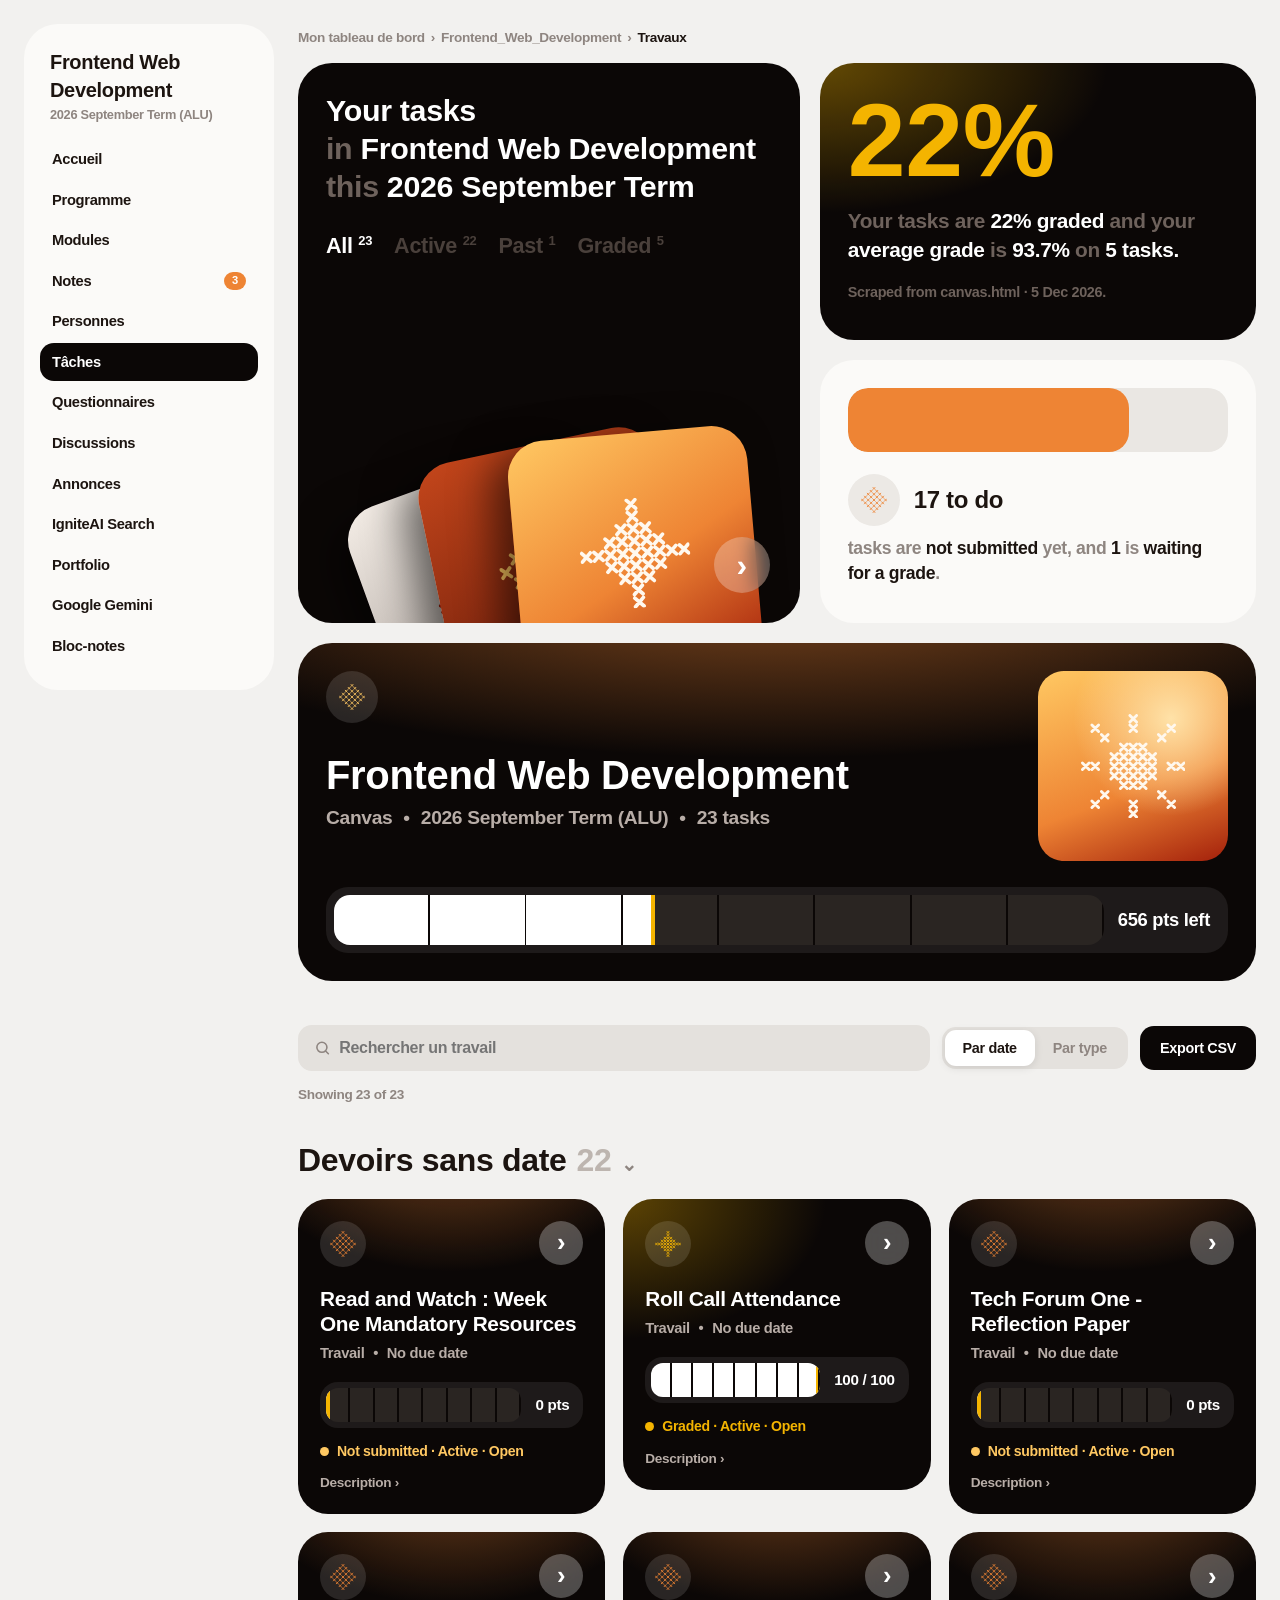
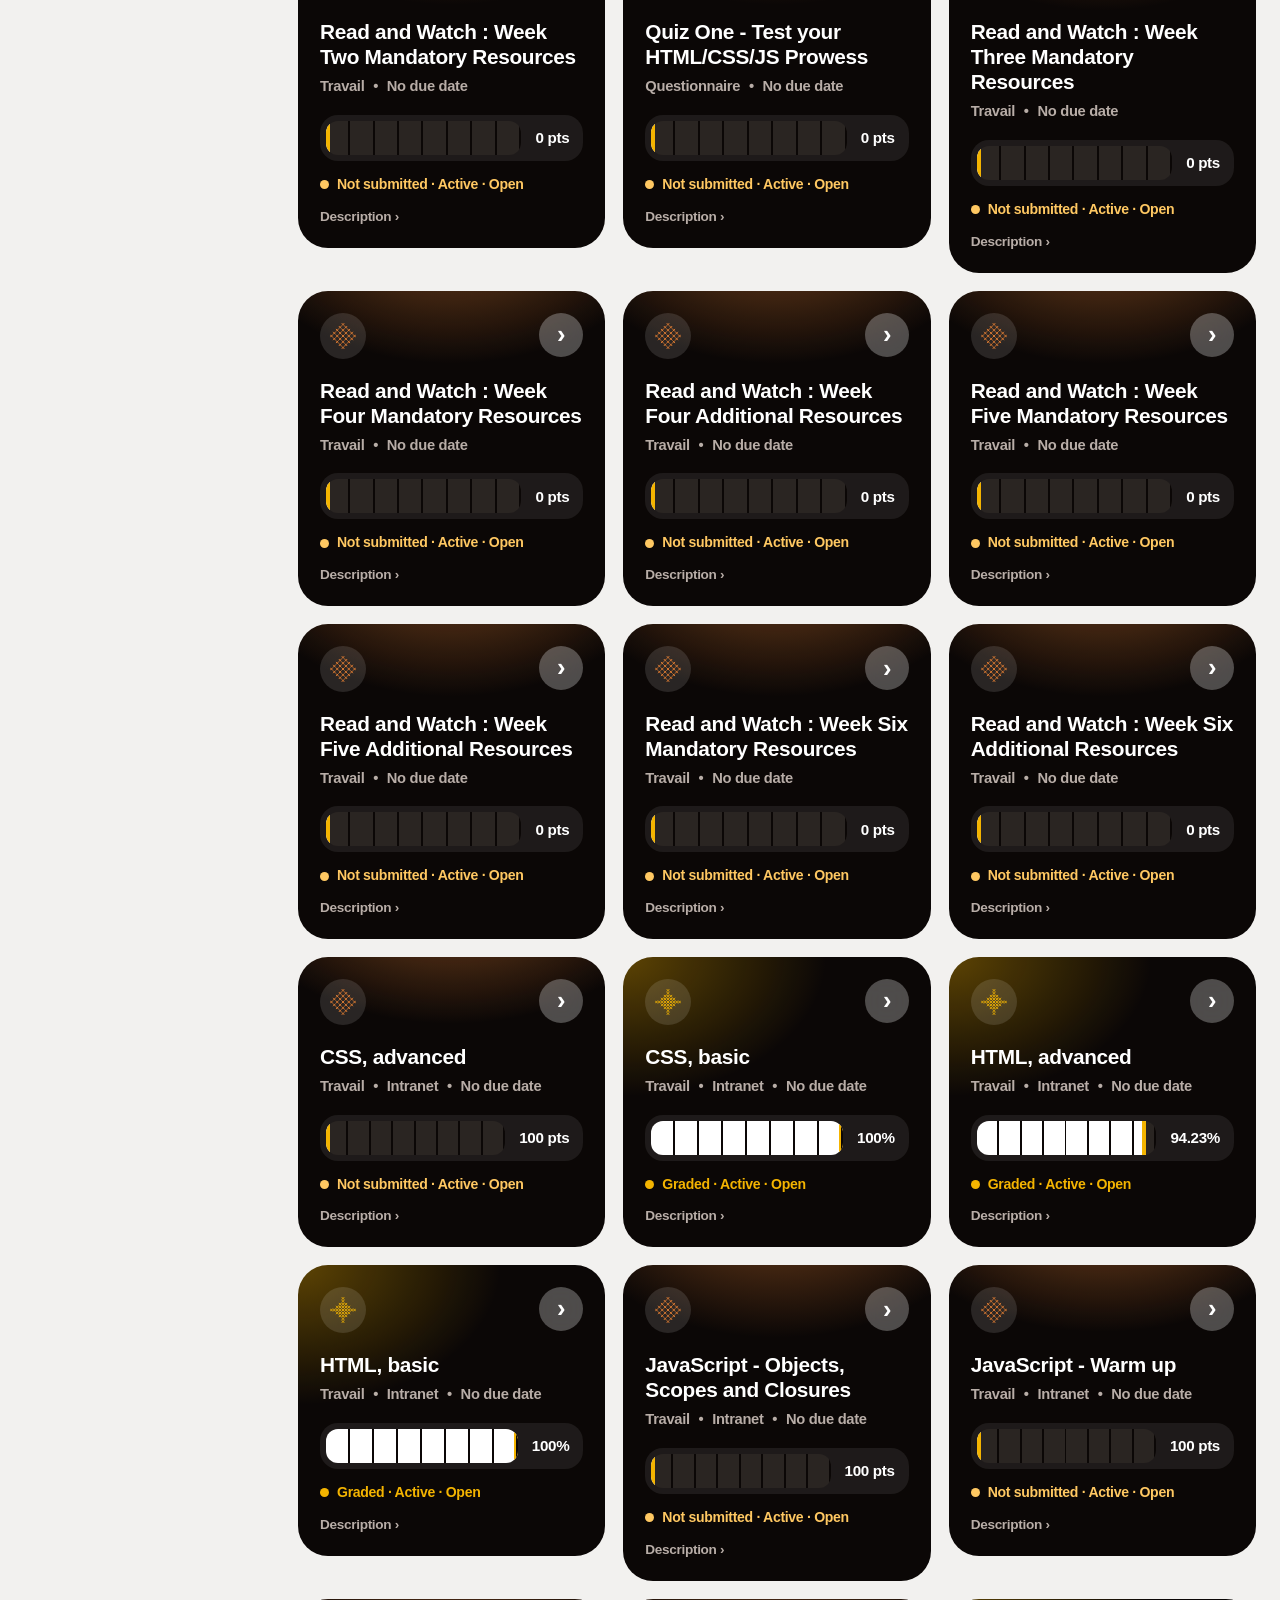
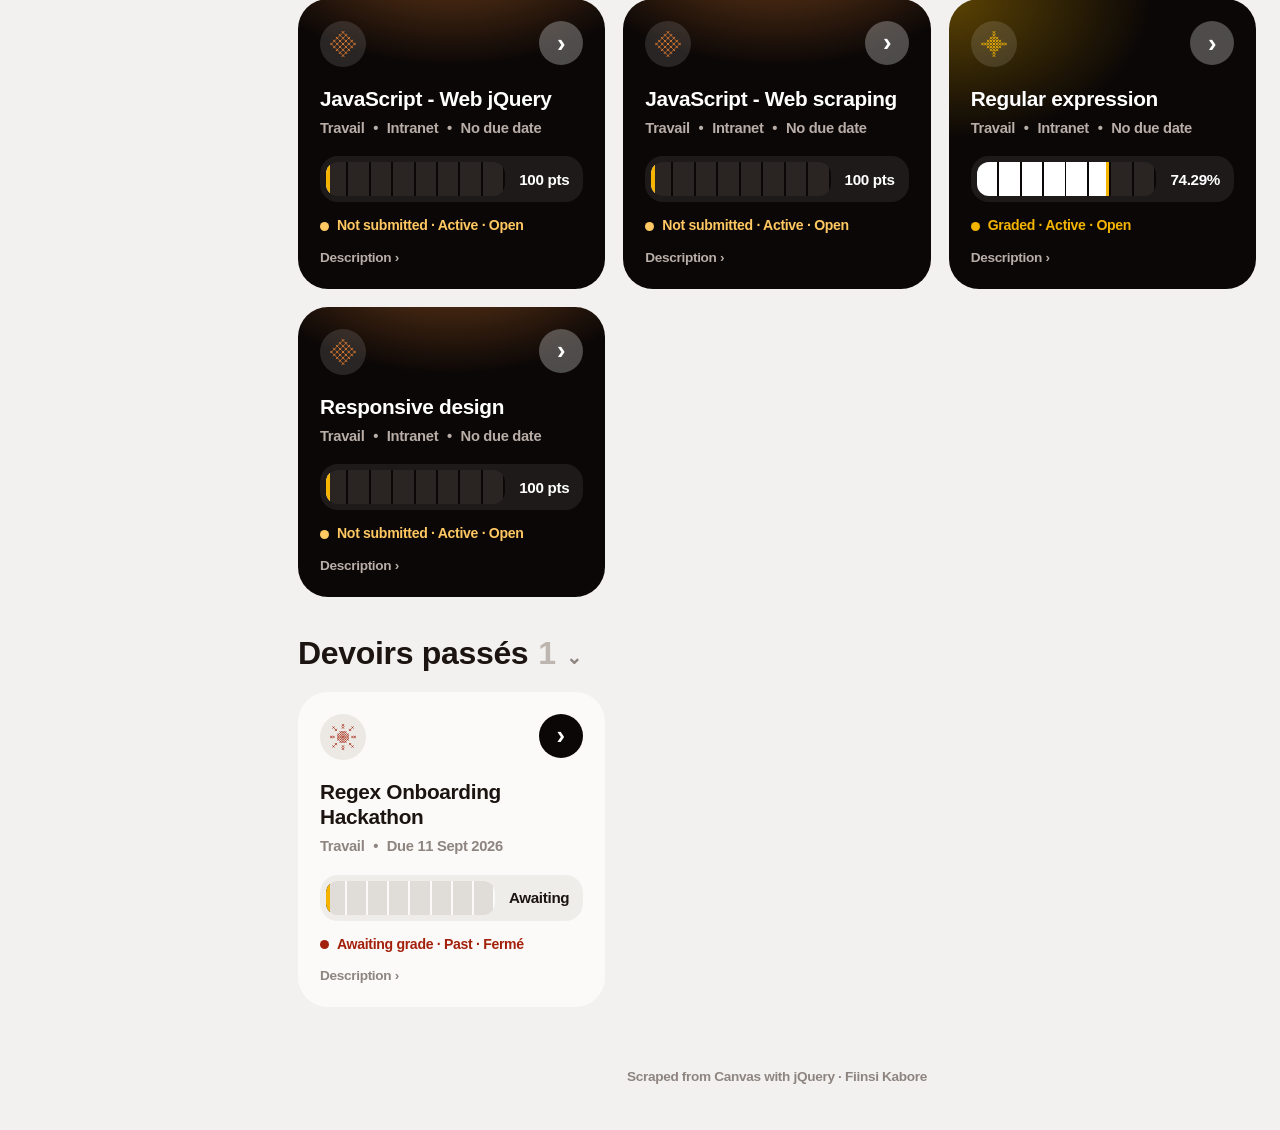
<file: index.html>
<!DOCTYPE html>
<html lang="fr">
<head>
  <meta charset="UTF-8" />
  <meta name="viewport" content="width=device-width, initial-scale=1.0" />
  <title>Travaux · Frontend Web Development</title>
  <link rel="stylesheet" href="style.css" />
</head>
<body>
  <div class="app">

    <!-- ===== Course menu (scraped) ===== -->
    <aside class="sidebar widget light">
      <a class="course-name" id="course-home" href="#">Travaux</a>
      <p class="term" id="term"></p>
      <nav aria-label="Menu du cours"><ul class="course-nav" id="course-nav"></ul></nav>
    </aside>

    <main class="main">
      <!-- ===== Breadcrumbs (scraped) ===== -->
      <nav class="crumbs" aria-label="Fil d’Ariane"><ol id="crumbs"></ol></nav>

      <div id="message" class="message" role="alert" hidden></div>

      <!-- ===== Widgets ===== -->
      <section class="bento">

        <!-- 1. Hero: title + filters + stacked cards -->
        <article class="widget dark hero">
          <h1 class="hero-title" id="hero-title">Reading your Canvas page…</h1>

          <div class="tabs" role="tablist" aria-label="Filtres">
            <button class="tab" data-filter="all" aria-pressed="true">All <span id="count-all">0</span></button>
            <button class="tab" data-filter="Active" aria-pressed="false">Active <span id="count-active">0</span></button>
            <button class="tab" data-filter="Past" aria-pressed="false">Past <span id="count-past">0</span></button>
            <button class="tab" data-filter="Graded" aria-pressed="false">Graded <span id="count-graded">0</span></button>
          </div>

          <div class="stack" id="stack" aria-hidden="true"></div>
          <button class="round-btn stack-btn" id="go-tasks" aria-label="Voir les travaux">›</button>
        </article>

        <!-- 2. Big number -->
        <article class="widget dark glow-gold score">
          <p class="big-number" id="big-number">0%</p>
          <p class="sentence" id="score-sentence"></p>
          <p class="updated" id="updated"></p>
        </article>

        <!-- 3. To-do status -->
        <article class="widget light todo">
          <div class="todo-bar"><span id="todo-fill"></span></div>
          <div class="todo-head">
            <span class="round-icon" id="todo-icon"></span>
            <h2 id="todo-title">0 to do</h2>
          </div>
          <p class="todo-text" id="todo-text"></p>
        </article>

        <!-- 4. Course progress (points) -->
        <article class="widget dark glow-orange course">
          <div class="course-top">
            <div>
              <span class="round-icon dark-icon" id="course-icon"></span>
              <h2 class="course-title" id="course-title"></h2>
              <p class="meta" id="course-meta"></p>
            </div>
            <div class="poster" id="poster"></div>
          </div>
          <div class="seg-bar">
            <div class="seg-track"><span class="seg-fill" id="points-fill"></span></div>
            <span class="seg-label" id="points-left"></span>
          </div>
        </article>
      </section>

      <!-- ===== Tasks ===== -->
      <section class="tasks-section" id="tasks-section">
        <div class="toolbar">
          <label class="search">
            <svg viewBox="0 0 24 24"><circle cx="11" cy="11" r="7"/><path d="m20 20-3.5-3.5"/></svg>
            <input type="search" id="search" placeholder="Rechercher un travail" aria-label="Rechercher un travail" />
          </label>
          <div class="view-toggle" role="radiogroup" aria-label="Affichage">
            <button class="selected" data-view="date">Par date</button>
            <button data-view="type">Par type</button>
          </div>
          <button class="btn-export" id="export">Export CSV</button>
        </div>

        <p class="showing" id="showing"></p>
        <details id="warnings" class="warnings" hidden></details>

        <div id="groups"></div>
        <p id="empty" class="empty" hidden>No task matches. Try another word or filter.</p>
      </section>

      <footer class="footer">Scraped from Canvas with jQuery · <b>Fiinsi Kabore</b></footer>
    </main>
  </div>

  <script src="https://cdnjs.cloudflare.com/ajax/libs/jquery/3.7.1/jquery.min.js"></script>
  <script src="script.js"></script>
</body>
</html>
</file>
<file: style.css>
/* =====================================================
   style.css — iOS widget style, warm African palette (no green)
   ===================================================== */

:root {
  --bg: #F2F1EF;          /* light grey page, like the iOS widget gallery */
  --black: #0B0706;       /* dark widgets */
  --light: #FBFAF8;       /* light widgets */
  --ink: #1C1410;
  --dim: #8E8580;         /* dimmed words ("in", "and"…) */
  --dim-dark: #6E625C;    /* dimmed words on dark widgets */

  --terracotta: #A3200B;
  --orange: #EE8434;
  --saffron: #FFC862;
  --gold: #F4B400;

  --radius: 34px;         /* big iOS widget corners */
  /* Helvetica Bold everywhere, letter spacing -2% */
  --font: "Helvetica Neue", Helvetica, Arial, sans-serif;
  --tracking: -0.02em;
}

* { box-sizing: border-box; margin: 0; padding: 0; }
body { font-family: var(--font); font-weight: 700; letter-spacing: var(--tracking); background: var(--bg); color: var(--ink); line-height: 1.4; }
button, input { font: inherit; color: inherit; letter-spacing: inherit; }
svg { display: block; }

/* ---------- The widget look ---------- */
.widget { position: relative; overflow: hidden; border-radius: var(--radius); padding: 28px; }
.widget.dark { background: var(--black); color: #fff; }
.widget.light { background: var(--light); color: var(--ink); }

/* warm light coming from the top, like the Dune widget */
.glow-orange { background: radial-gradient(120% 90% at 50% -20%, rgba(238, 132, 52, .55), transparent 60%), var(--black) !important; }
.glow-gold   { background: radial-gradient(110% 90% at 0% 0%, rgba(244, 180, 0, .38), transparent 60%), var(--black) !important; }

.dim { color: var(--dim-dark); }
.light .dim { color: var(--dim); }

.round-icon {  /* circle with a stitched motif inside */
  width: 52px; height: 52px; border-radius: 50%; display: grid; place-items: center;
  background: #ECE9E5;
}
.round-icon svg { width: 26px; height: 26px; }
.dark-icon { background: rgba(255, 255, 255, .12); }

.round-btn {  /* the ">" button */
  width: 56px; height: 56px; border-radius: 50%; border: none; cursor: pointer;
  background: rgba(255, 255, 255, .28); backdrop-filter: blur(10px);
  color: #fff; font-size: 2rem; line-height: 1; display: grid; place-items: center; text-decoration: none;
}

/* =====================================================
   LAYOUT
   ===================================================== */
.app { display: grid; grid-template-columns: 250px minmax(0, 1fr); gap: 24px; padding: 24px; max-width: 1400px; margin: 0 auto; }
.main { min-width: 0; }

/* ---------- Sidebar ---------- */
.sidebar { position: sticky; top: 24px; align-self: start; padding: 24px 16px; }
.course-name { display: block; font-size: 1.25rem; color: var(--ink); text-decoration: none; padding: 0 10px; }
.term { color: var(--dim); font-size: .8rem; padding: 2px 10px 16px; }
.course-nav { list-style: none; display: grid; gap: 2px; }
.course-nav a {
  display: flex; justify-content: space-between; align-items: center; gap: 8px;
  padding: 9px 12px; border-radius: 14px; color: var(--ink); text-decoration: none; font-size: .92rem; }
.course-nav a:hover { background: #EFEDEA; }
.course-nav a.active { background: var(--black); color: #fff; }
.badge { background: var(--orange); color: #fff; border-radius: 999px; font-size: .7rem; padding: 1px 8px; }

/* ---------- Breadcrumbs ---------- */
.crumbs ol { list-style: none; display: flex; flex-wrap: wrap; gap: 6px; font-size: .85rem; color: var(--dim); margin: 4px 0 16px; }
.crumbs li + li::before { content: "›"; margin-right: 6px; }
.crumbs a { color: var(--dim); text-decoration: none; }
.crumbs a:hover { color: var(--ink); }
.crumbs span { color: var(--ink); }

.message { margin-bottom: 16px; padding: 14px 18px; border-radius: 20px; background: var(--light); color: var(--terracotta); }
.message input { display: block; margin-top: 8px; font: inherit; }

/* =====================================================
   BENTO GRID OF WIDGETS
   ===================================================== */
.bento {
  display: grid; gap: 20px;
  grid-template-columns: 1.15fr 1fr;
  grid-template-areas:
    "hero  score"
    "hero  todo"
    "course course";
}
.hero { grid-area: hero; min-height: 560px; }
.score { grid-area: score; }
.todo { grid-area: todo; }
.course { grid-area: course; }

/* ---------- 1. Hero ---------- */
.hero-title { font-size: clamp(1.4rem, 2.4vw, 1.9rem); line-height: 1.25; max-width: 520px; }

.tabs { position: relative; z-index: 2; display: flex; flex-wrap: wrap; gap: 6px 22px; margin-top: 26px; }
.tab {
  border: none; background: none; cursor: pointer; padding: 0;
  font-size: clamp(1.05rem, 1.7vw, 1.35rem); color: #4A403B; transition: color .2s;
}
.tab span { font-size: .6em; vertical-align: super; }
.tab:hover { color: #9A8E88; }
.tab[aria-pressed="true"] { color: #fff; }

/* stacked, tilted cards (like the events widget) */
.stack { position: absolute; left: 12%; right: -4%; bottom: -50px; height: 260px; pointer-events: none; }
.card {
  position: absolute; bottom: 0; width: 52%; aspect-ratio: 1; border-radius: 36px;
  display: grid; place-items: center; box-shadow: -18px 10px 40px rgba(0, 0, 0, .55);
}
.card svg { width: 46%; height: auto; }
.card:nth-child(1) { left: 0;   transform: rotate(-20deg) translateY(40px); background: linear-gradient(160deg, #F4EDE6, #8E8580); }
.card:nth-child(2) { left: 16%; transform: rotate(-12deg) translateY(10px); background: linear-gradient(160deg, #C4461B, #5A1407); }
.card:nth-child(3) { left: 34%; transform: rotate(-5deg);                   background: linear-gradient(150deg, var(--saffron), var(--orange) 55%, var(--terracotta)); }
.stack-btn { position: absolute; right: 30px; bottom: 30px; z-index: 2; }

/* ---------- 2. Big number ---------- */
.big-number { font-size: clamp(4rem, 9vw, 6.5rem); line-height: .95; color: var(--gold); }
.sentence { font-size: clamp(1.05rem, 1.8vw, 1.3rem); margin-top: 16px; }
.updated { color: var(--dim-dark); font-size: .9rem; margin-top: 18px; }

/* ---------- 3. To-do ---------- */
.todo-bar { height: 64px; border-radius: 20px; background: #EAE7E3; overflow: hidden; }
.todo-bar span { display: block; height: 100%; background: var(--orange); border-radius: 20px; width: 0; transition: width .8s ease; }
.todo-head { display: flex; align-items: center; gap: 14px; margin-top: 22px; }
.todo-head h2 { font-size: 1.5rem; }
.todo-text { color: var(--dim); font-size: 1.1rem; margin-top: 10px; }
.todo-text b { color: var(--ink); }

/* ---------- 4. Course progress ---------- */
.course-top { display: flex; justify-content: space-between; gap: 20px; }
.course-title { font-size: clamp(1.6rem, 3.4vw, 2.5rem); margin-top: 30px; line-height: 1.1; }
.meta { color: #B8ADA7; font-size: clamp(.95rem, 1.6vw, 1.2rem); margin-top: 8px; }
.meta i { font-style: normal; margin: 0 6px; }
.poster {
  width: 190px; aspect-ratio: 1; flex-shrink: 0; border-radius: 26px; display: grid; place-items: center;
  background: radial-gradient(circle at 70% 25%, #FFE2A8, transparent 50%), linear-gradient(160deg, var(--saffron), var(--orange) 60%, var(--terracotta));
}
.poster svg { width: 55%; height: auto; }

/* segmented progress bar ("520 left") */
.seg-bar { display: flex; align-items: center; gap: 14px; margin-top: 26px; background: rgba(255, 255, 255, .08); border-radius: 22px; padding: 8px 18px 8px 8px; }
.seg-track {
  position: relative; flex: 1; height: 50px; border-radius: 16px; overflow: hidden;
  background: #2A2522;
}
.seg-track::after {  /* the thin dividers */
  content: ""; position: absolute; inset: 0;
  background: repeating-linear-gradient(90deg, transparent 0 calc(12.5% - 2px), var(--black) calc(12.5% - 2px) 12.5%);
}
.seg-fill { position: absolute; inset: 0 auto 0 0; width: 0; background: #fff; border-right: 4px solid var(--gold); transition: width .8s ease; }
.seg-label { font-size: 1.15rem; white-space: nowrap; }

/* =====================================================
   TOOLBAR
   ===================================================== */
.tasks-section { margin-top: 44px; }
.toolbar { display: flex; flex-wrap: wrap; gap: 12px; align-items: center; }
.search {
  flex: 1 1 260px; display: flex; align-items: center; gap: 8px;
  background: #E4E1DD; border-radius: 14px; padding: 12px 16px; color: var(--dim);
}
.search svg { width: 18px; height: 18px; fill: none; stroke: currentColor; stroke-width: 2.2; stroke-linecap: round; }
.search input { border: none; outline: none; background: none; font: inherit; width: 100%; color: var(--ink); }
.view-toggle { display: flex; background: #E4E1DD; border-radius: 14px; padding: 3px; }
.view-toggle button { border: none; background: none; cursor: pointer; padding: 8px 18px; border-radius: 11px; font-size: .9rem; color: var(--dim); }
.view-toggle button.selected { background: #fff; color: var(--ink); box-shadow: 0 2px 8px rgba(0, 0, 0, .1); }
.btn-export { border: none; cursor: pointer; background: var(--black); color: #fff; border-radius: 14px; padding: 12px 20px; font-size: .9rem; }

.showing { margin-top: 14px; font-size: .85rem; color: var(--dim); }
.showing button { border: none; background: none; cursor: pointer; text-decoration: underline; }
.warnings { margin-top: 10px; background: var(--light); border-radius: 18px; padding: 12px 16px; font-size: .88rem; }
.warnings summary { cursor: pointer; color: var(--terracotta); }
.warnings ul { margin: 8px 0 0 18px; }

/* =====================================================
   SECTIONS + TASK WIDGETS
   ===================================================== */
.group { margin-top: 34px; }
.group-head { display: flex; align-items: baseline; gap: 10px; border: none; background: none; cursor: pointer; margin-bottom: 16px; text-align: left; }
.group-title { font-size: clamp(1.5rem, 3vw, 2rem); }
.group-count { font-size: clamp(1.5rem, 3vw, 2rem); color: #BDB5AF; }
.chev { color: var(--dim); transition: transform .2s; font-size: 1.2rem; }
.group-head[aria-expanded="false"] .chev { transform: rotate(-90deg); }

.tasks { display: grid; grid-template-columns: repeat(auto-fill, minmax(300px, 1fr)); gap: 18px; align-items: start; }

.task { display: flex; flex-direction: column; padding: 22px; border-radius: 30px; animation: rise .4s both; }
@keyframes rise { from { opacity: 0; transform: translateY(12px); } }

.task-head { display: flex; justify-content: space-between; align-items: flex-start; }
.task .round-icon { width: 46px; height: 46px; }
.task .round-btn { width: 44px; height: 44px; font-size: 1.6rem; }

.task-name { font-size: 1.3rem; line-height: 1.2; margin-top: 20px; }
.task-meta { font-size: .92rem; margin-top: 6px; color: #B8ADA7; }
.task-meta i { font-style: normal; margin: 0 5px; }

.task .seg-bar { margin-top: 18px; padding: 6px 14px 6px 6px; border-radius: 18px; }
.task .seg-track { height: 34px; border-radius: 12px; }
.task .seg-label { font-size: .95rem; }

.task-status { margin-top: 14px; font-size: .88rem; display: flex; align-items: center; gap: 8px; }
.task-status .dot { width: 9px; height: 9px; border-radius: 50%; background: currentColor; }

.task-desc { margin-top: 12px; font-size: .85rem; }
.task-desc summary { cursor: pointer; list-style: none; color: #B8ADA7; }
.task-desc summary::-webkit-details-marker { display: none; }
.task-desc summary::after { content: " ›"; }
.task-desc[open] summary::after { content: " ⌄"; }
.task-desc ul { list-style: none; margin-top: 10px; display: grid; gap: 5px; line-height: 1.45; }
.task-desc b { opacity: .65; }

/* Active → dark with orange glow */
.task-active { background: radial-gradient(120% 80% at 50% -25%, rgba(238, 132, 52, .5), transparent 60%), var(--black); color: #fff; }
.task-active .task-status { color: var(--saffron); }

/* Graded → dark with gold glow */
.task-graded { background: radial-gradient(110% 80% at 0% 0%, rgba(244, 180, 0, .35), transparent 60%), var(--black); color: #fff; }
.task-graded .task-status { color: var(--gold); }

/* Past → light widget */
.task-past { background: var(--light); color: var(--ink); }
.task-past .task-meta, .task-past .task-desc summary { color: var(--dim); }
.task-past .round-icon { background: #ECE9E5; }
.task-past .round-btn { background: var(--black); }
.task-past .seg-bar { background: #EFEDEA; }
.task-past .seg-track { background: #E0DCD7; }
.task-past .seg-track::after { background: repeating-linear-gradient(90deg, transparent 0 calc(12.5% - 2px), var(--light) calc(12.5% - 2px) 12.5%); }
.task-past .seg-fill { background: var(--ink); }
.task-past .task-status { color: var(--terracotta); }

.empty { text-align: center; color: var(--dim); padding: 30px; }
.footer { text-align: center; color: var(--dim); font-size: .85rem; padding: 60px 0 20px; }

/* =====================================================
   RESPONSIVE
   ===================================================== */
@media (max-width: 1000px) {
  .app { grid-template-columns: 1fr; padding: 16px; gap: 14px; }
  .sidebar { position: static; padding: 16px; border-radius: 26px; }
  .course-name, .term { padding-left: 4px; }
  .term { padding-bottom: 10px; }
  .course-nav { display: flex; overflow-x: auto; gap: 6px; scrollbar-width: none; }
  .course-nav::-webkit-scrollbar { display: none; }
  .course-nav a { white-space: nowrap; background: #EFEDEA; border-radius: 999px; padding: 7px 14px; font-size: .85rem; }
}

@media (max-width: 700px) {
  .bento { grid-template-columns: 1fr; grid-template-areas: "hero" "score" "todo" "course"; gap: 14px; }
  .widget { padding: 22px; border-radius: 28px; }
  .hero { min-height: 430px; }
  .course-top { flex-direction: column-reverse; }
  .poster { width: 100%; aspect-ratio: 2 / 1; }
  .course-title { margin-top: 16px; }
  .toolbar { flex-direction: column; align-items: stretch; }
  .search { flex: none; }
  .view-toggle button { flex: 1; }
  .tasks { grid-template-columns: 1fr; }
}
</file>
